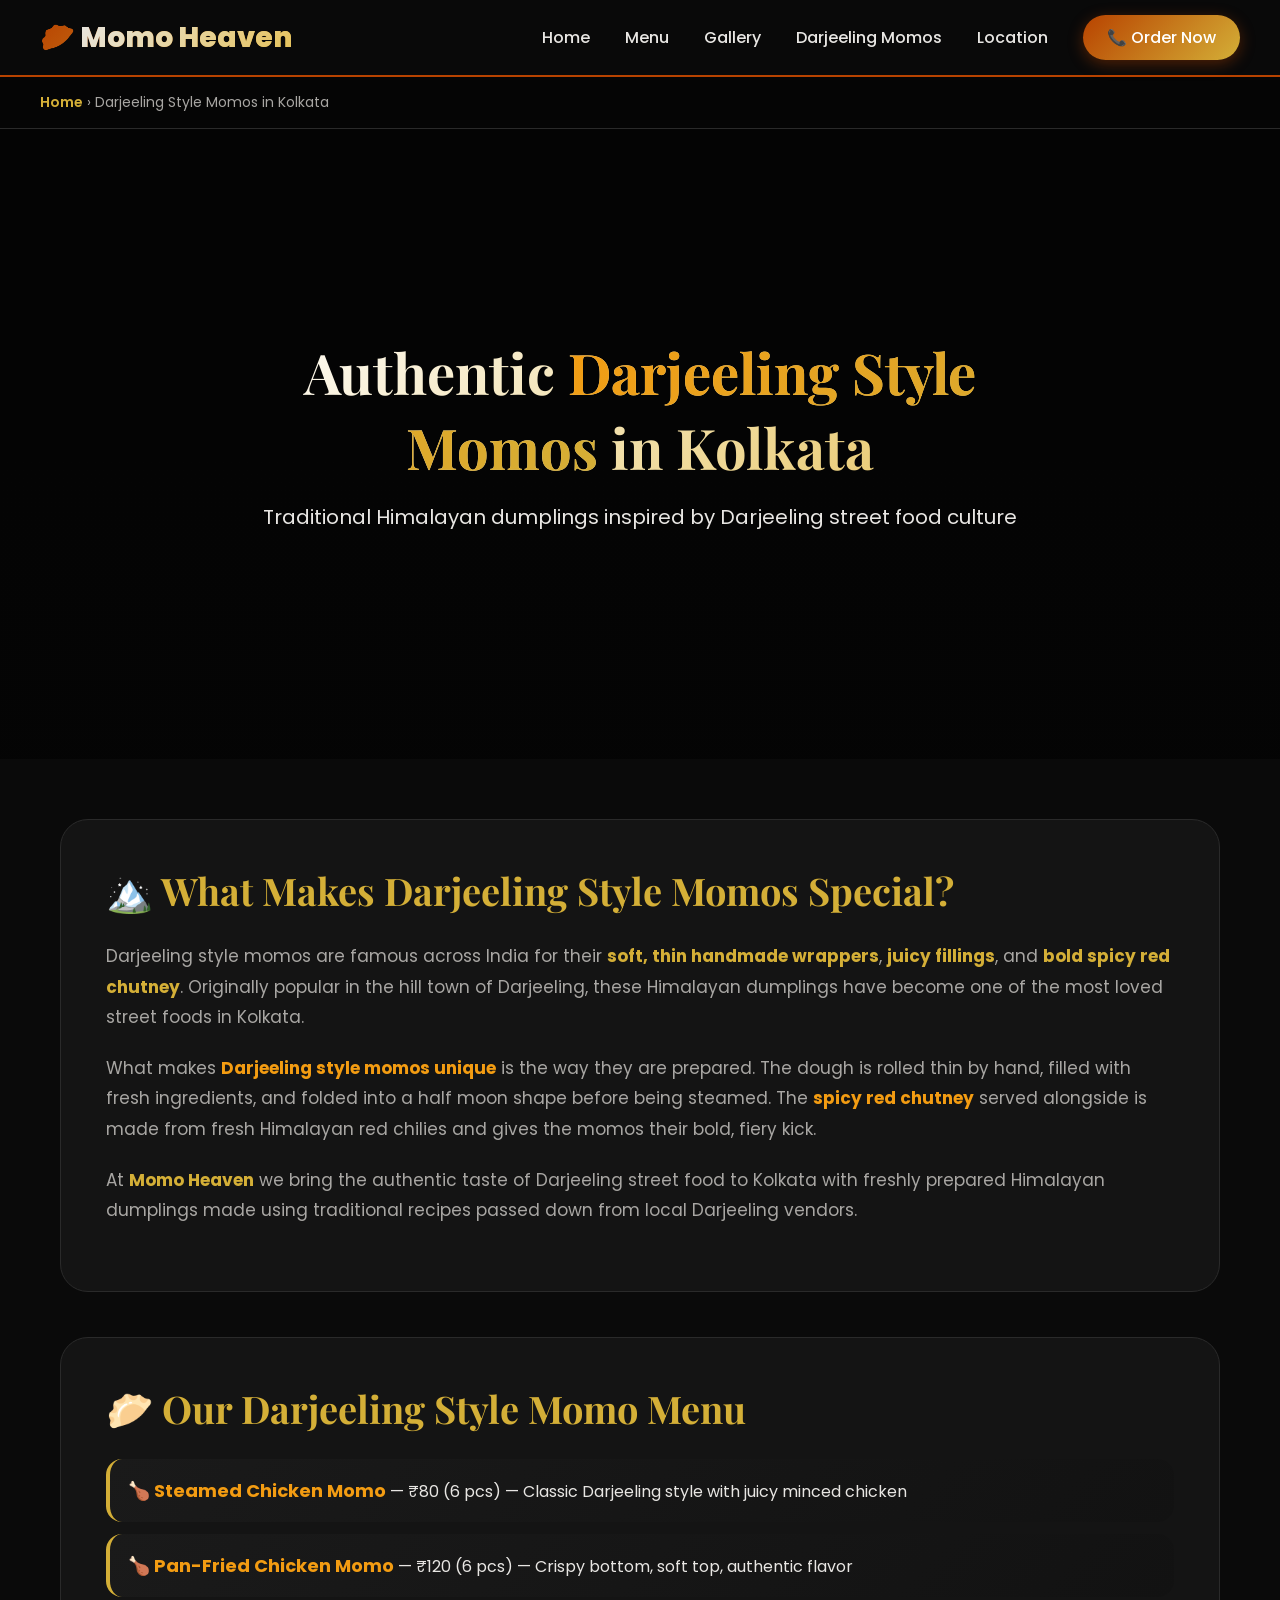
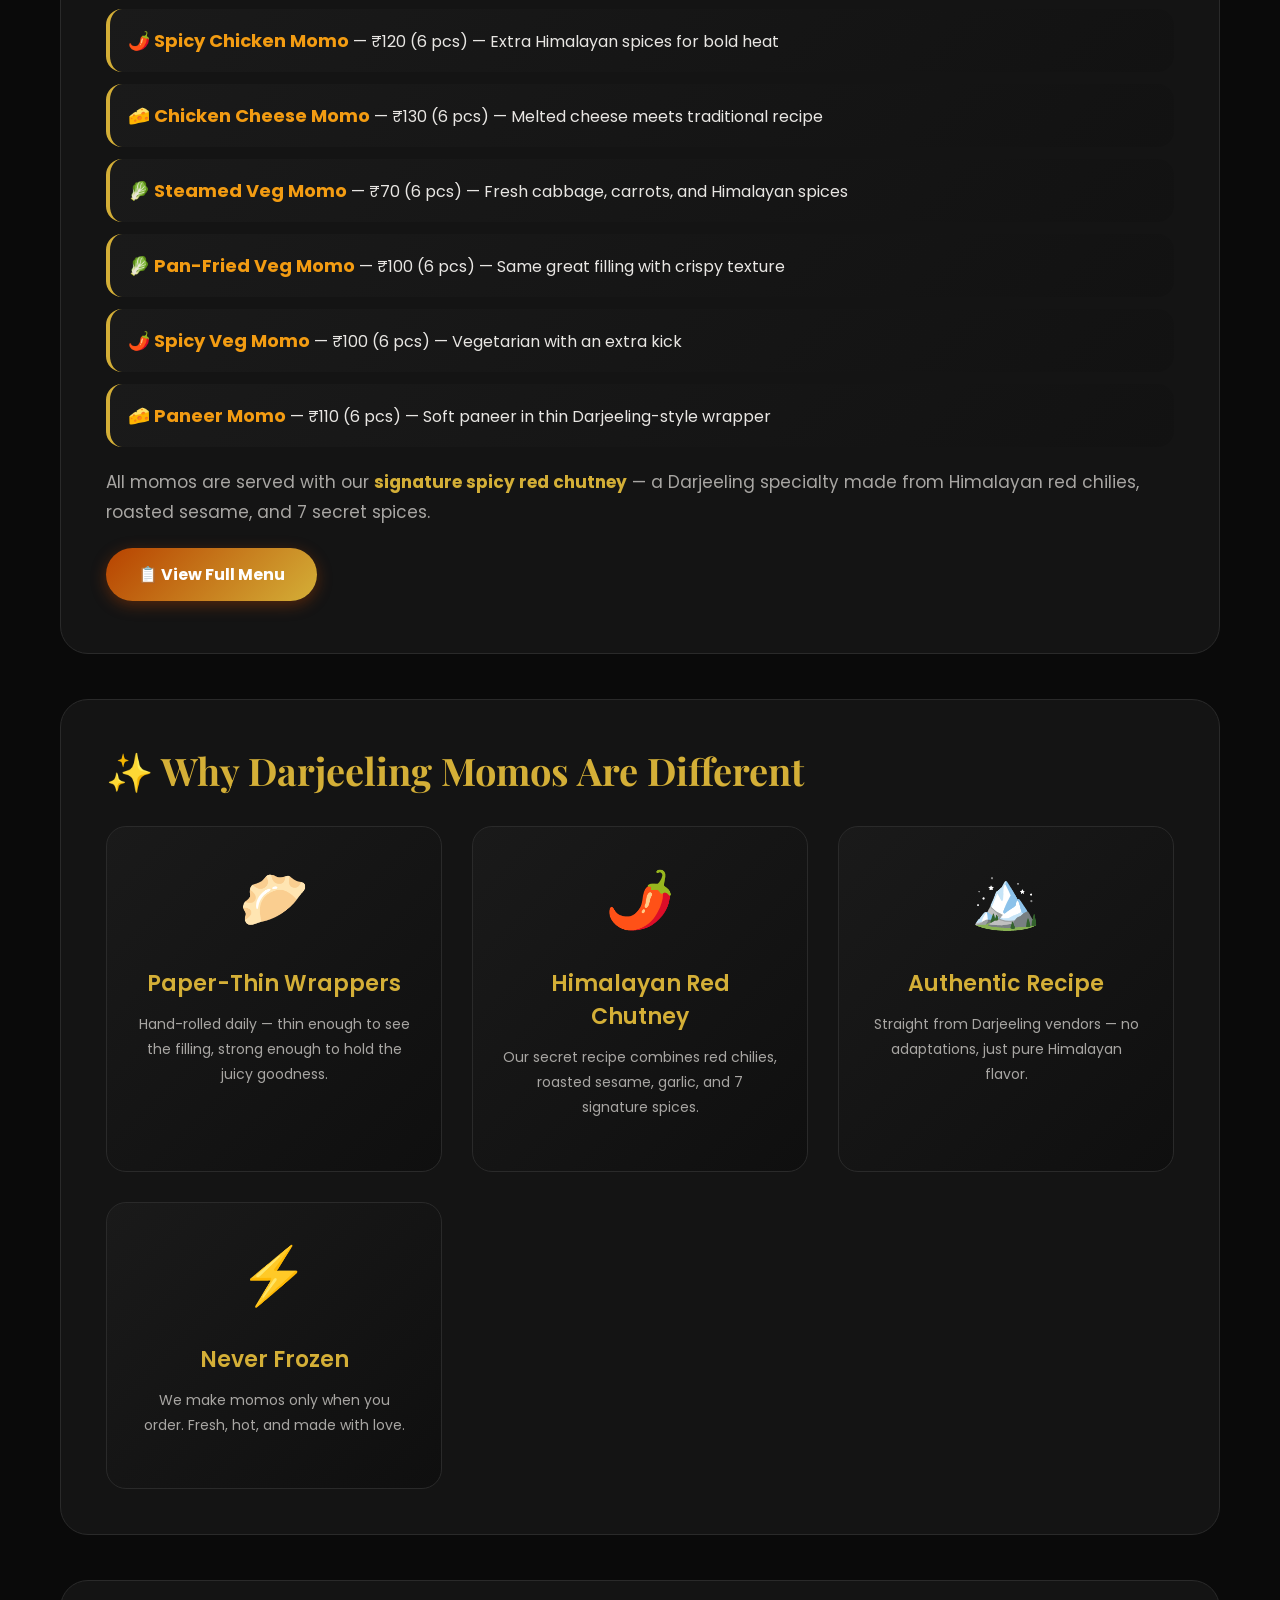
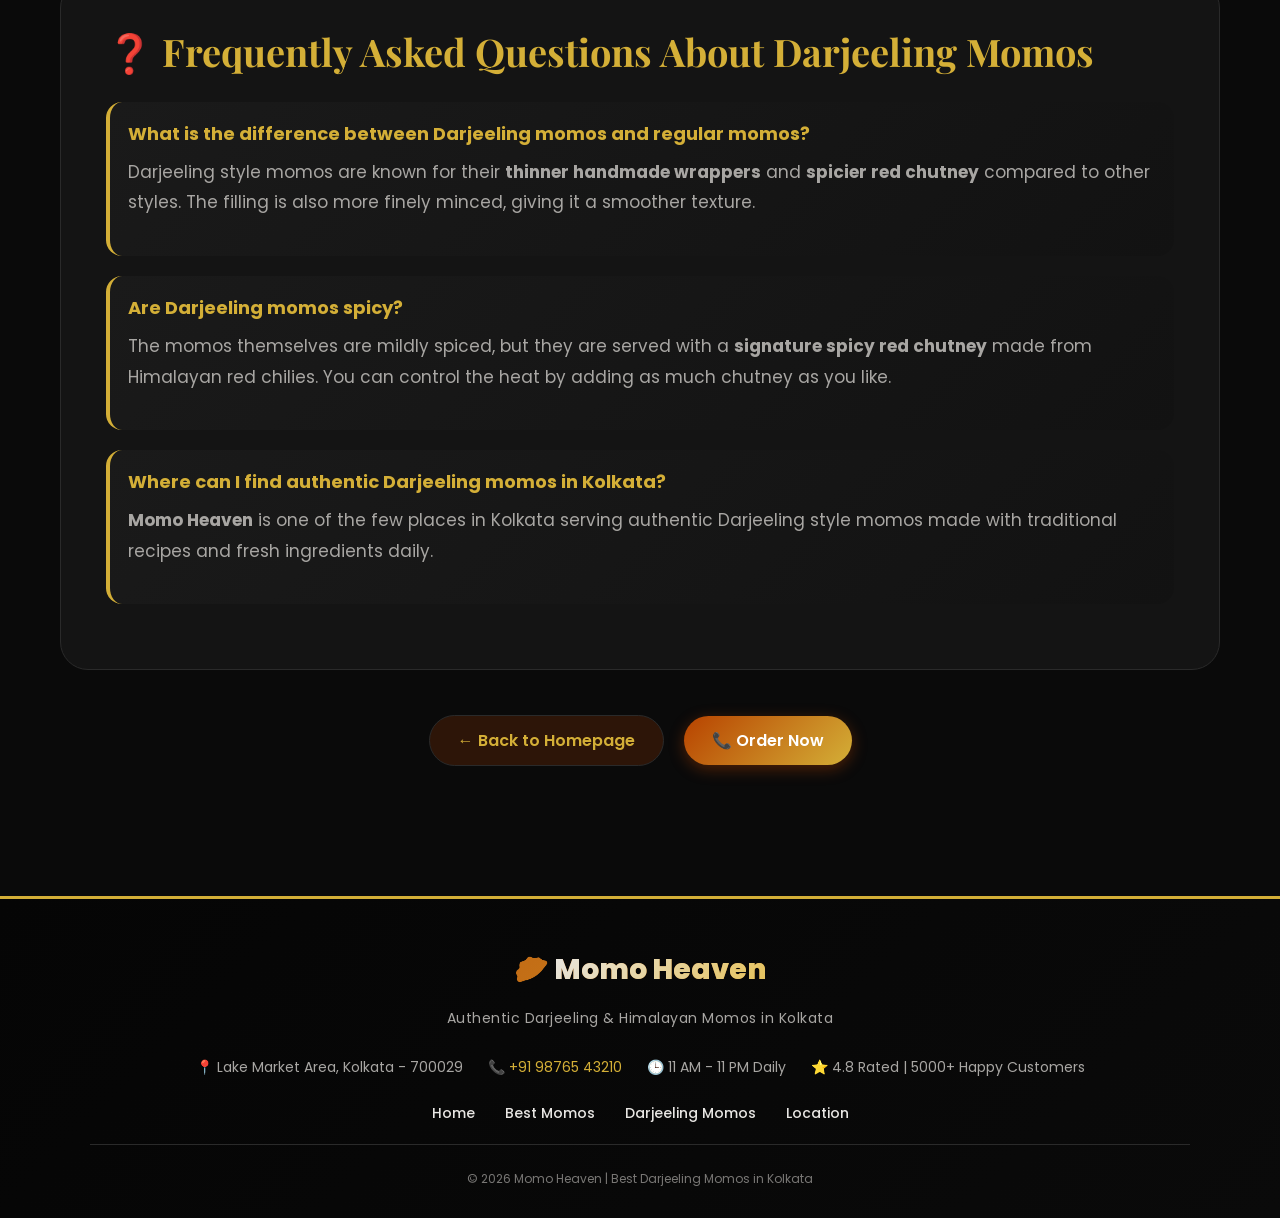
<file: darjeeling-momos-kolkata.html>
<!DOCTYPE html>
<html lang="en">

<head>
<meta charset="UTF-8">
<title>Authentic Darjeeling Style Momos in Kolkata | Himalayan Dumplings | Momo Heaven</title>
<meta name="description" content="Experience authentic Darjeeling style momos in Kolkata at Momo Heaven. Thin handmade wrappers, juicy fillings, and signature spicy red chutney. Taste the Himalayas!">
<meta name="keywords" content="darjeeling momos kolkata, darjeeling style momos, himalayan momos kolkata, authentic darjeeling momos, best darjeeling momo in kolkata">
<meta name="viewport" content="width=device-width, initial-scale=1.0">
<link rel="canonical" href="https://phe0nix3.github.io/Momo-Heaven/darjeeling-momos-kolkata.html">

<meta property="og:title" content="Authentic Darjeeling Style Momos in Kolkata | Momo Heaven">
<meta property="og:description" content="Authentic Darjeeling style Himalayan momos in Kolkata. Fresh dumplings with thin wrappers and spicy red chutney.">
<meta property="og:type" content="website">
<meta property="og:url" content="https://phe0nix3.github.io/Momo-Heaven/darjeeling-momos-kolkata.html">
<meta property="og:image" content="https://i.postimg.cc/tJ046b6L/momo.jpg">

<link href="https://fonts.googleapis.com/css2?family=Poppins:wght@300;400;500;600;700;800&display=swap" rel="stylesheet">
<link href="https://fonts.googleapis.com/css2?family=Playfair+Display:wght@400;600;700;800&display=swap" rel="stylesheet">

<style>
:root{
--orange-burnt:#b84300;
--orange-rich:#d35400;
--orange-glow:#f39c12;
--gold:#d4af37;
--gold-light:#e5c158;
--black-bg:#0a0a0a;
--black-card:#141414;
--black-dark:#050505;
--text-light:#e8e6e3;
--text-muted:#a8a6a3;
--border-dark:#2a2a2a;
}

*{
box-sizing:border-box;
margin:0;
}

body{
font-family:'Poppins',sans-serif;
background:var(--black-bg);
color:var(--text-light);
}

/* NAVBAR */
.navbar{
position:sticky;
top:0;
background:rgba(10,10,10,0.95);
backdrop-filter:blur(12px);
padding:15px 40px;
display:flex;
justify-content:space-between;
align-items:center;
z-index:100;
border-bottom:2px solid var(--orange-burnt);
}

.logo{
font-size:28px;
font-weight:800;
background:linear-gradient(135deg, var(--orange-burnt), var(--gold));
-webkit-background-clip:text;
background-clip:text;
color:transparent;
}

.logo span{
background:linear-gradient(135deg, var(--text-light), var(--gold-light));
-webkit-background-clip:text;
background-clip:text;
color:transparent;
}

.nav-links{
display:flex;
gap:35px;
align-items:center;
}

.nav-links a{
color:var(--text-light);
text-decoration:none;
font-weight:500;
font-size:16px;
transition:0.3s;
position:relative;
}

.nav-links a::after{
content:'';
position:absolute;
bottom:-5px;
left:0;
width:0;
height:2px;
background:linear-gradient(135deg, var(--orange-burnt), var(--gold));
transition:width 0.3s ease;
}

.nav-links a:hover::after{
width:100%;
}

.nav-links a:hover{
color:var(--gold-light);
}

.nav-cta{
background:linear-gradient(135deg, var(--orange-burnt), var(--gold));
padding:10px 24px;
border-radius:40px;
color:white !important;
font-weight:700;
transition:0.3s;
box-shadow:0 4px 15px rgba(184,67,0,0.4);
}

.nav-cta:hover{
transform:translateY(-2px);
box-shadow:0 8px 25px rgba(184,67,0,0.6);
}

.hamburger{
display:none;
font-size:28px;
cursor:pointer;
color:var(--gold);
}

/* BREADCRUMB */
.breadcrumb{
padding:15px 40px;
background:rgba(0,0,0,0.5);
font-size:14px;
color:var(--text-muted);
border-bottom:1px solid var(--border-dark);
}

.breadcrumb a{
color:var(--gold);
text-decoration:none;
font-weight:600;
}

/* HERO */
.hero{
position:relative;
min-height:70vh;
display:flex;
align-items:center;
justify-content:center;
text-align:center;
background:linear-gradient(rgba(0,0,0,0.65), rgba(0,0,0,0.55)), url('https://i.postimg.cc/T3BNnrns/momo-jpg.jpg') center/cover;
background-attachment:fixed;
}

.hero-content{
position:relative;
z-index:2;
max-width:900px;
padding:20px;
animation:fadeInUp 1s ease-out;
}

@keyframes fadeInUp{
from{opacity:0;transform:translateY(40px);}
to{opacity:1;transform:translateY(0);}
}

.hero h1{
font-family:'Playfair Display',serif;
font-size:56px;
margin-bottom:15px;
background:linear-gradient(135deg, #fff, var(--gold-light));
-webkit-background-clip:text;
background-clip:text;
color:transparent;
}

.hero h1 span{
background:linear-gradient(135deg, var(--orange-glow), var(--gold));
-webkit-background-clip:text;
background-clip:text;
color:transparent;
}

.hero p{
font-size:20px;
color:var(--text-light);
}

/* CONTAINER */
.container{
max-width:1200px;
margin:0 auto;
padding:60px 20px;
}

/* SECTIONS */
.section{
background:var(--black-card);
border-radius:28px;
padding:45px;
margin-bottom:45px;
border:1px solid var(--border-dark);
transition:transform 0.3s ease;
}

.section:hover{
transform:translateY(-5px);
box-shadow:0 20px 35px rgba(0,0,0,0.3);
}

h2{
font-family:'Playfair Display',serif;
font-size:38px;
margin-bottom:25px;
color:var(--gold);
font-weight:700;
}

h3{
font-size:24px;
margin:25px 0 15px;
color:var(--orange-glow);
font-weight:600;
}

p{
font-size:17px;
line-height:1.8;
color:var(--text-muted);
margin-bottom:20px;
}

/* FEATURES GRID */
.features-grid{
display:grid;
grid-template-columns:repeat(auto-fit,minmax(280px,1fr));
gap:30px;
margin-top:30px;
}

.feature-card{
background:linear-gradient(135deg, #1a1a1a, #0f0f0f);
border-radius:20px;
padding:30px;
text-align:center;
transition:all 0.3s ease;
border:1px solid var(--border-dark);
}

.feature-card:hover{
transform:translateY(-8px);
border-color:var(--gold);
box-shadow:0 15px 30px rgba(212,175,55,0.1);
}

.feature-icon{
font-size:56px;
margin-bottom:15px;
}

.feature-card h3{
font-size:22px;
color:var(--gold);
margin-bottom:12px;
}

.feature-card p{
font-size:14px;
color:var(--text-muted);
}

/* MENU LIST */
.momo-list{
list-style:none;
padding:0;
}

.momo-list li{
padding:18px;
margin:12px 0;
background:linear-gradient(135deg, #1a1a1a, #121212);
border-radius:16px;
border-left:4px solid var(--gold);
transition:all 0.2s;
}

.momo-list li:hover{
transform:translateX(8px);
border-left-color:var(--orange-burnt);
}

.momo-list li strong{
color:var(--orange-glow);
font-size:18px;
}

/* FAQ */
.faq-item{
margin-bottom:20px;
padding:18px;
background:linear-gradient(135deg, #1a1a1a, #121212);
border-radius:16px;
border-left:4px solid var(--gold);
}

.faq-question{
font-size:18px;
font-weight:700;
color:var(--gold);
margin-bottom:10px;
display:block;
}

/* BUTTONS */
.button-group{
    display: flex;
    justify-content: center;
    align-items: center;
    gap: 20px;
    margin-top: 30px;
    margin-bottom: 10px;
}

.btn{
display:inline-block;
background:linear-gradient(135deg, var(--orange-burnt), var(--gold));
padding:14px 32px;
border-radius:50px;
color:white;
text-decoration:none;
font-weight:700;
transition:0.3s;
box-shadow:0 4px 15px rgba(184,67,0,0.4);
position:relative;
overflow:hidden;
}

.btn::before{
content:'';
position:absolute;
top:0;
left:-100%;
width:100%;
height:100%;
background:linear-gradient(90deg, transparent, rgba(255,255,255,0.3), transparent);
transition:left 0.5s ease;
}

.btn:hover::before{
left:100%;
}

.btn:hover{
transform:translateY(-3px);
box-shadow:0 10px 25px rgba(184,67,0,0.5);
}

.btn-back{
display:inline-block;
background:rgba(184,67,0,0.2);
padding:12px 28px;
border-radius:40px;
color:var(--gold);
text-decoration:none;
font-weight:600;
transition:0.3s;
border:1px solid var(--border-dark);
}

.btn-back:hover{
background:linear-gradient(135deg, var(--orange-burnt), var(--gold));
color:white;
}

.btn-order{
    display: inline-block;
    background: linear-gradient(135deg, var(--orange-burnt), var(--gold));
    padding: 12px 28px;
    border-radius: 40px;
    color: white;
    text-decoration: none;
    font-weight: 600;
    transition: 0.3s;
    box-shadow: 0 4px 15px rgba(184,67,0,0.4);
    position: relative;
    overflow: hidden;
}

.btn-order::before{
    content: '';
    position: absolute;
    top: 0;
    left: -100%;
    width: 100%;
    height: 100%;
    background: linear-gradient(90deg, transparent, rgba(255,255,255,0.3), transparent);
    transition: left 0.5s ease;
}

.btn-order:hover::before{
    left: 100%;
}

.btn-order:hover{
    transform: translateY(-2px);
    box-shadow: 0 8px 20px rgba(184,67,0,0.5);
}

/* FOOTER - DARK & PREMIUM */
footer{
    background: linear-gradient(135deg, #050505, #0a0a0a);
    color: var(--text-muted);
    margin-top: 60px;
    border-top: 3px solid var(--gold);
    padding: 50px 20px 30px;
}

.footer-content{
    max-width: 1100px;
    margin: 0 auto;
    text-align: center;
}

.footer-logo{
    font-size: 28px;
    font-weight: 800;
    background: linear-gradient(135deg, var(--orange-burnt), var(--gold));
    -webkit-background-clip: text;
    background-clip: text;
    color: transparent;
    margin-bottom: 15px;
}

.footer-logo span{
    background: linear-gradient(135deg, var(--text-light), var(--gold-light));
    -webkit-background-clip: text;
    background-clip: text;
    color: transparent;
}

.footer-tagline{
    font-size: 14px;
    color: var(--text-muted);
    margin-bottom: 25px;
    letter-spacing: 0.5px;
}

.footer-info{
    display: flex;
    flex-wrap: wrap;
    justify-content: center;
    gap: 25px;
    margin-bottom: 25px;
}

.footer-item{
    font-size: 14px;
    color: var(--text-muted);
}

.footer-item a{
    color: var(--gold);
    text-decoration: none;
    transition: color 0.2s;
}

.footer-item a:hover{
    color: var(--orange-glow);
}

.footer-links{
    display: flex;
    flex-wrap: wrap;
    justify-content: center;
    gap: 30px;
    margin-bottom: 25px;
    padding-bottom: 20px;
    border-bottom: 1px solid var(--border-dark);
}

.footer-links a{
    color: var(--text-light);
    text-decoration: none;
    font-size: 14px;
    font-weight: 500;
    transition: color 0.2s;
}

.footer-links a:hover{
    color: var(--gold);
}

.footer-copyright{
    font-size: 12px;
    color: var(--text-muted);
    opacity: 0.7;
}

/* MOBILE */
@media (max-width:768px){
.navbar{
padding:15px 20px;
}
.hamburger{
display:block;
}
.nav-links{
display:none;
flex-direction:column;
position:absolute;
top:70px;
left:0;
width:100%;
background:rgba(10,10,10,0.98);
padding:25px;
text-align:center;
gap:20px;
border-bottom:1px solid var(--gold);
}
.nav-links.show{
display:flex;
}
.hero h1{
font-size:36px;
}
.section{
padding:25px;
margin:30px 20px;
}
h2{
font-size:30px;
}
.container{
padding:40px 15px;
}
.button-group{
    flex-direction: column;
    gap: 15px;
}
.btn-back, .btn-order{
    width: 80%;
    text-align: center;
}
.footer-info{
    flex-direction: column;
    gap: 12px;
}
.footer-links{
    gap: 20px;
}
}
</style>
</head>

<body>

<nav class="navbar">
<div class="logo">🥟 <span>Momo Heaven</span></div>
<div class="hamburger" onclick="toggleMenu()">☰</div>
<div class="nav-links" id="navLinks">
<a href="index.html">Home</a>
<a href="index.html#menu">Menu</a>
<a href="index.html#gallery">Gallery</a>
<a href="darjeeling-momos-kolkata.html">Darjeeling Momos</a>
<a href="index.html#location">Location</a>
<a href="tel:+919876543210" class="nav-cta">📞 Order Now</a>
</div>
</nav>

<script>
function toggleMenu() {
document.getElementById("navLinks").classList.toggle("show");
}
</script>

<div class="breadcrumb">
<a href="index.html">Home</a> › <span>Darjeeling Style Momos in Kolkata</span>
</div>

<section class="hero">
<div class="hero-content">
<h1>Authentic <span>Darjeeling Style Momos</span> in Kolkata</h1>
<p>Traditional Himalayan dumplings inspired by Darjeeling street food culture</p>
</div>
</section>

<div class="container">

<section class="section">
<h2>🏔️ What Makes Darjeeling Style Momos Special?</h2>
<p>Darjeeling style momos are famous across India for their <strong style="color:var(--gold);">soft, thin handmade wrappers</strong>, <strong style="color:var(--gold);">juicy fillings</strong>, and <strong style="color:var(--gold);">bold spicy red chutney</strong>. Originally popular in the hill town of Darjeeling, these Himalayan dumplings have become one of the most loved street foods in Kolkata.</p>
<p>What makes <strong style="color:var(--orange-glow);">Darjeeling style momos unique</strong> is the way they are prepared. The dough is rolled thin by hand, filled with fresh ingredients, and folded into a half moon shape before being steamed. The <strong style="color:var(--orange-glow);">spicy red chutney</strong> served alongside is made from fresh Himalayan red chilies and gives the momos their bold, fiery kick.</p>
<p>At <strong style="color:var(--gold);">Momo Heaven</strong> we bring the authentic taste of Darjeeling street food to Kolkata with freshly prepared Himalayan dumplings made using traditional recipes passed down from local Darjeeling vendors.</p>
</section>

<section class="section">
<h2>🥟 Our Darjeeling Style Momo Menu</h2>
<ul class="momo-list">
<li><strong>🍗 Steamed Chicken Momo</strong> — ₹80 (6 pcs) — Classic Darjeeling style with juicy minced chicken</li>
<li><strong>🍗 Pan-Fried Chicken Momo</strong> — ₹120 (6 pcs) — Crispy bottom, soft top, authentic flavor</li>
<li><strong>🌶️ Spicy Chicken Momo</strong> — ₹120 (6 pcs) — Extra Himalayan spices for bold heat</li>
<li><strong>🧀 Chicken Cheese Momo</strong> — ₹130 (6 pcs) — Melted cheese meets traditional recipe</li>
<li><strong>🥬 Steamed Veg Momo</strong> — ₹70 (6 pcs) — Fresh cabbage, carrots, and Himalayan spices</li>
<li><strong>🥬 Pan-Fried Veg Momo</strong> — ₹100 (6 pcs) — Same great filling with crispy texture</li>
<li><strong>🌶️ Spicy Veg Momo</strong> — ₹100 (6 pcs) — Vegetarian with an extra kick</li>
<li><strong>🧀 Paneer Momo</strong> — ₹110 (6 pcs) — Soft paneer in thin Darjeeling-style wrapper</li>
</ul>
<p style="margin-top:20px;">All momos are served with our <strong style="color:var(--gold);">signature spicy red chutney</strong> — a Darjeeling specialty made from Himalayan red chilies, roasted sesame, and 7 secret spices.</p>
<a href="index.html#menu" class="btn">📋 View Full Menu</a>
</section>

<section class="section">
<h2>✨ Why Darjeeling Momos Are Different</h2>
<div class="features-grid">
<div class="feature-card">
<div class="feature-icon">🥟</div>
<h3>Paper-Thin Wrappers</h3>
<p>Hand-rolled daily — thin enough to see the filling, strong enough to hold the juicy goodness.</p>
</div>
<div class="feature-card">
<div class="feature-icon">🌶️</div>
<h3>Himalayan Red Chutney</h3>
<p>Our secret recipe combines red chilies, roasted sesame, garlic, and 7 signature spices.</p>
</div>
<div class="feature-card">
<div class="feature-icon">🏔️</div>
<h3>Authentic Recipe</h3>
<p>Straight from Darjeeling vendors — no adaptations, just pure Himalayan flavor.</p>
</div>
<div class="feature-card">
<div class="feature-icon">⚡</div>
<h3>Never Frozen</h3>
<p>We make momos only when you order. Fresh, hot, and made with love.</p>
</div>
</div>
</section>

<section class="section">
<h2>❓ Frequently Asked Questions About Darjeeling Momos</h2>
<div class="faq-item">
<span class="faq-question">What is the difference between Darjeeling momos and regular momos?</span>
<p>Darjeeling style momos are known for their <strong>thinner handmade wrappers</strong> and <strong>spicier red chutney</strong> compared to other styles. The filling is also more finely minced, giving it a smoother texture.</p>
</div>
<div class="faq-item">
<span class="faq-question">Are Darjeeling momos spicy?</span>
<p>The momos themselves are mildly spiced, but they are served with a <strong>signature spicy red chutney</strong> made from Himalayan red chilies. You can control the heat by adding as much chutney as you like.</p>
</div>
<div class="faq-item">
<span class="faq-question">Where can I find authentic Darjeeling momos in Kolkata?</span>
<p><strong>Momo Heaven</strong> is one of the few places in Kolkata serving authentic Darjeeling style momos made with traditional recipes and fresh ingredients daily.</p>
</div>
</section>

<div class="button-group">
    <a href="index.html" class="btn-back">← Back to Homepage</a>
    <a href="tel:+919876543210" class="btn-order">📞 Order Now</a>
</div>

</div>

<footer>
    <div class="footer-content">
        <div class="footer-logo">🥟 <span>Momo Heaven</span></div>
        <p class="footer-tagline">Authentic Darjeeling & Himalayan Momos in Kolkata</p>
        <div class="footer-info">
            <div class="footer-item">📍 Lake Market Area, Kolkata - 700029</div>
            <div class="footer-item">📞 <a href="tel:+919876543210">+91 98765 43210</a></div>
            <div class="footer-item">🕒 11 AM - 11 PM Daily</div>
            <div class="footer-item">⭐ 4.8 Rated | 5000+ Happy Customers</div>
        </div>
        <div class="footer-links">
            <a href="index.html">Home</a>
            <a href="best-momos-kolkata.html">Best Momos</a>
            <a href="darjeeling-momos-kolkata.html">Darjeeling Momos</a>
            <a href="index.html#location">Location</a>
        </div>
        <div class="footer-copyright">
            © 2026 Momo Heaven | Best Darjeeling Momos in Kolkata
        </div>
    </div>
</footer>

</body>
</html>
</file>
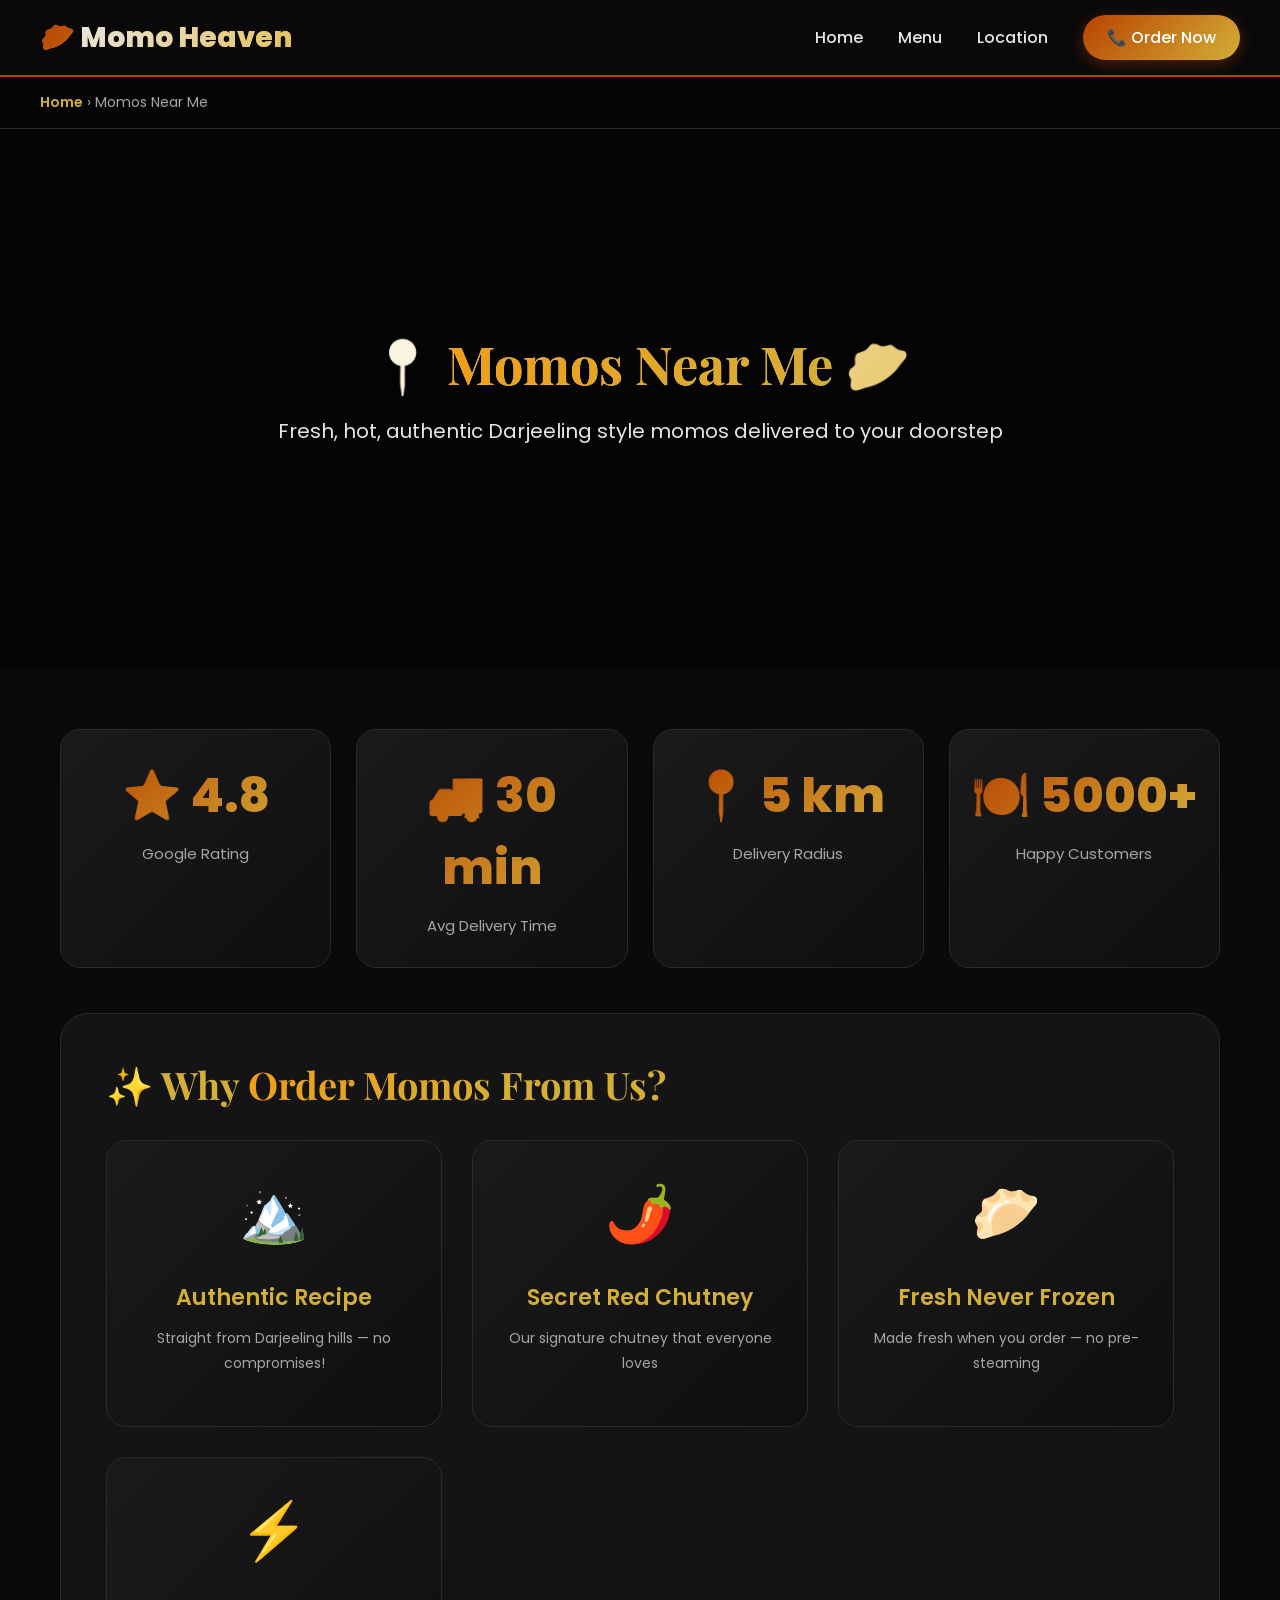
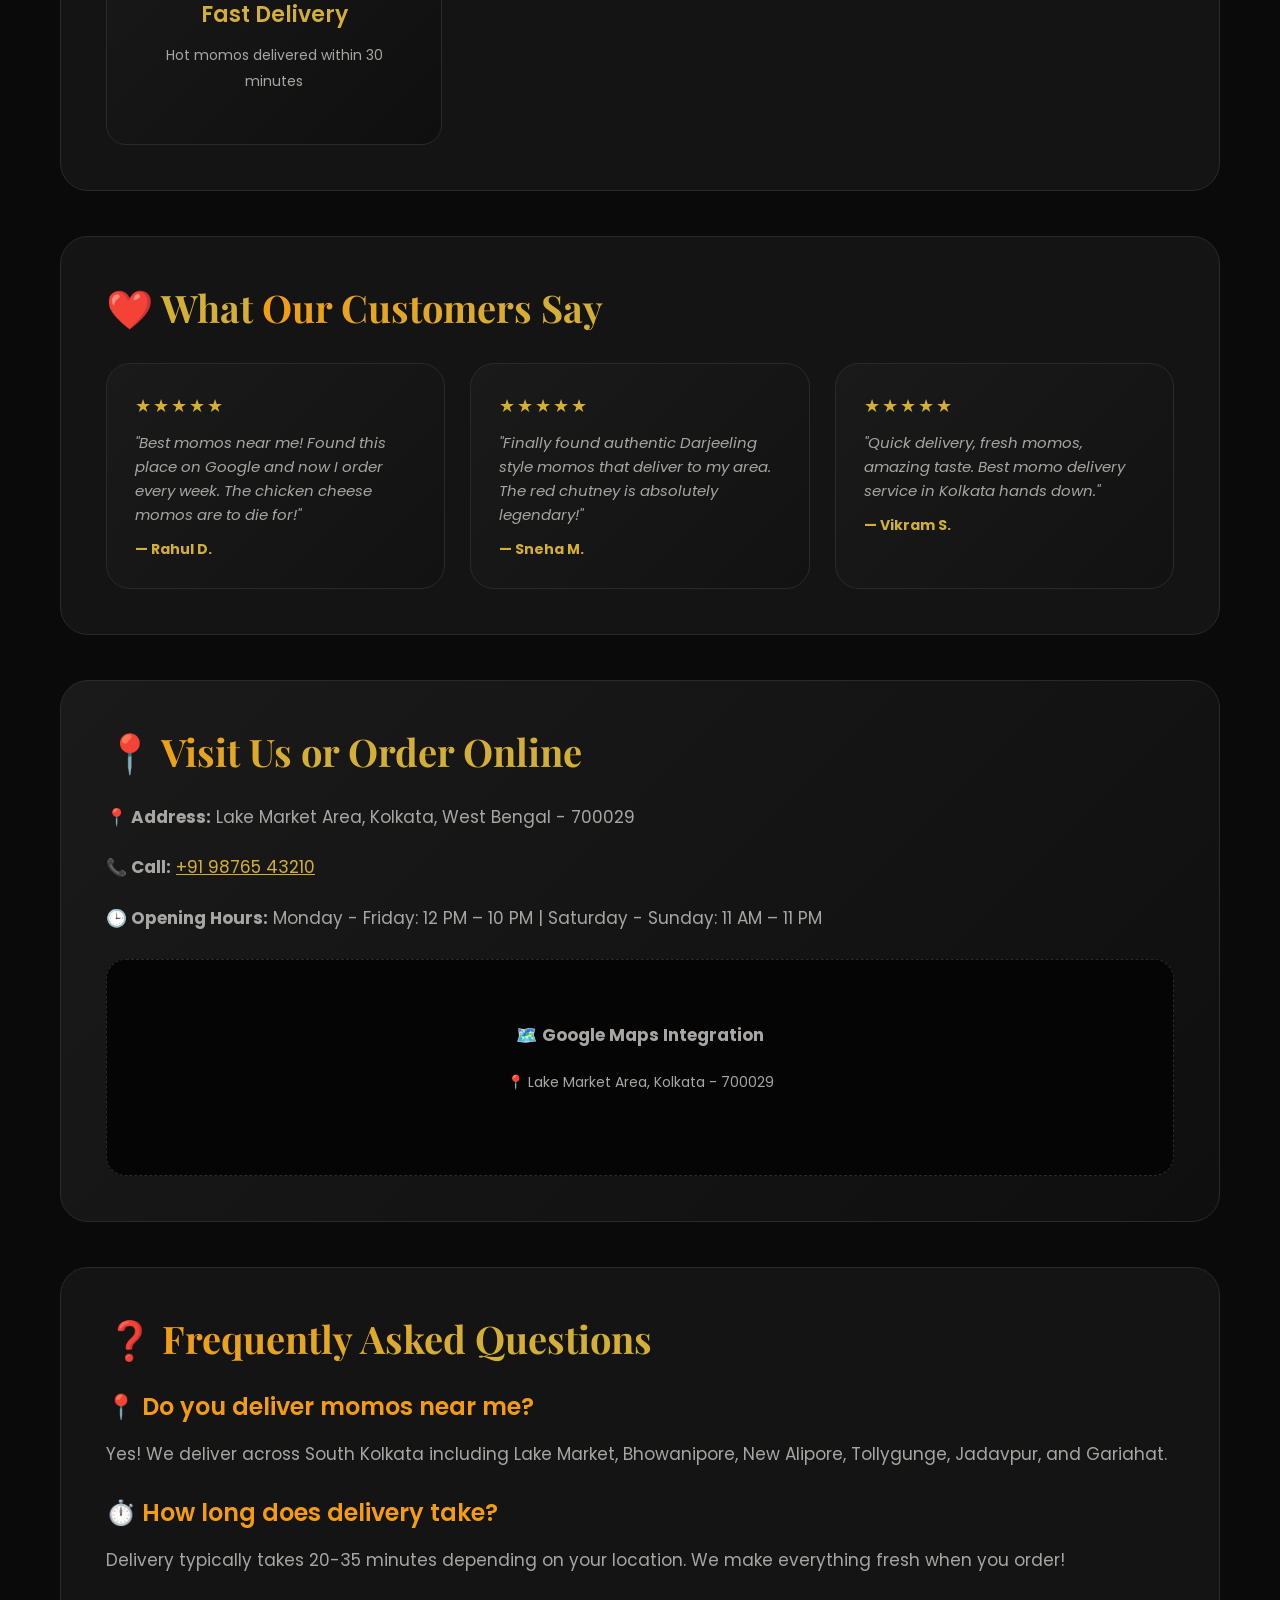
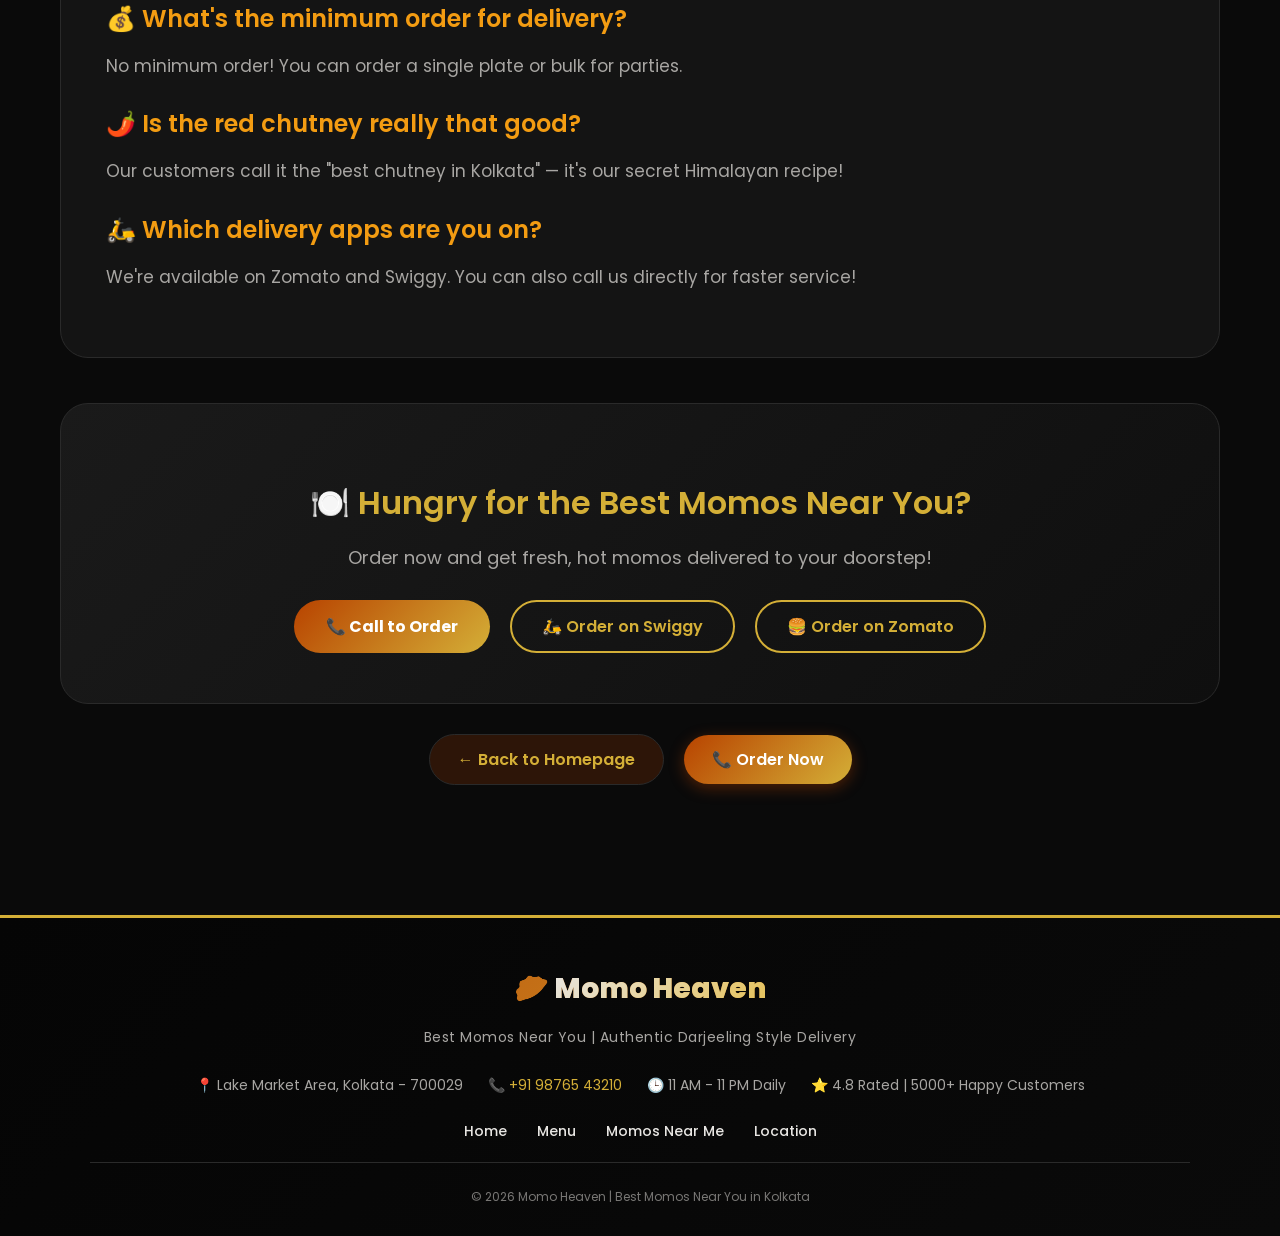
<file: momos-near-me-kolkata.html>
<!DOCTYPE html>
<html lang="en">

<head>
<meta charset="UTF-8">
<title>Momos Near Me | Find Best Momo Delivery in Kolkata | Momo Heaven</title>
<meta name="description" content="Looking for momos near me? Momo Heaven delivers the best Darjeeling style momos in Kolkata. Order online for fresh, hot momos delivered to your doorstep.">
<meta name="keywords" content="momos near me, momo delivery near me, best momos near me, momo restaurant near me, momos in kolkata near me">
<meta name="viewport" content="width=device-width, initial-scale=1.0">
<link rel="canonical" href="https://phe0nix3.github.io/Momo-Heaven/momos-near-me.html">

<meta property="og:title" content="Momos Near Me | Best Momo Delivery in Kolkata | Momo Heaven">
<meta property="og:description" content="Find the best momos near you! Fresh, authentic Darjeeling style momos delivered hot to your doorstep. Order now!">
<meta property="og:type" content="website">
<meta property="og:url" content="https://phe0nix3.github.io/Momo-Heaven/momos-near-me.html">
<meta property="og:image" content="https://i.postimg.cc/tJ046b6L/momo.jpg">

<link href="https://fonts.googleapis.com/css2?family=Poppins:wght@300;400;500;600;700;800&display=swap" rel="stylesheet">
<link href="https://fonts.googleapis.com/css2?family=Playfair+Display:wght@400;600;700;800&display=swap" rel="stylesheet">

<style>
*, *::before, *::after {
    margin: 0;
    padding: 0;
    box-sizing: border-box;
}

html {
    scroll-behavior: smooth;
}

:root {
    --orange-burnt: #b84300;
    --orange-rich: #d35400;
    --orange-glow: #f39c12;
    --gold: #d4af37;
    --gold-light: #e5c158;
    --black-bg: #0a0a0a;
    --black-card: #141414;
    --black-dark: #050505;
    --text-light: #e8e6e3;
    --text-muted: #a8a6a3;
    --border-dark: #2a2a2a;
}

body {
    font-family: 'Poppins', sans-serif;
    background: var(--black-bg);
    color: var(--text-light);
}

img {
    background-color: var(--border-dark);
    display: block;
}

/* NAVBAR */
.navbar {
    position: sticky;
    top: 0;
    background: rgba(10, 10, 10, 0.95);
    backdrop-filter: blur(12px);
    padding: 15px 40px;
    display: flex;
    justify-content: space-between;
    align-items: center;
    z-index: 100;
    border-bottom: 2px solid var(--orange-burnt);
}

.logo {
    font-size: 28px;
    font-weight: 800;
    background: linear-gradient(135deg, var(--orange-burnt), var(--gold));
    -webkit-background-clip: text;
    background-clip: text;
    color: transparent;
}

.logo span {
    background: linear-gradient(135deg, var(--text-light), var(--gold-light));
    -webkit-background-clip: text;
    background-clip: text;
    color: transparent;
}

.nav-links {
    display: flex;
    gap: 35px;
    align-items: center;
}

.nav-links a {
    color: var(--text-light);
    text-decoration: none;
    font-weight: 500;
    font-size: 16px;
    transition: 0.3s;
    position: relative;
}

.nav-links a::after {
    content: '';
    position: absolute;
    bottom: -5px;
    left: 0;
    width: 0;
    height: 2px;
    background: linear-gradient(135deg, var(--orange-burnt), var(--gold));
    transition: width 0.3s ease;
}

.nav-links a:hover::after {
    width: 100%;
}

.nav-links a:hover {
    color: var(--gold-light);
}

.nav-links a:focus-visible,
.btn:focus-visible,
.btn-order:focus-visible,
.cta-btn:focus-visible {
    outline: 2px solid var(--gold);
    outline-offset: 2px;
    border-radius: 4px;
}

.nav-cta {
    background: linear-gradient(135deg, var(--orange-burnt), var(--gold));
    padding: 10px 24px;
    border-radius: 40px;
    color: white !important;
    font-weight: 700;
    transition: 0.3s;
    box-shadow: 0 4px 15px rgba(184, 67, 0, 0.4);
}

.nav-cta:hover {
    transform: translateY(-2px);
    box-shadow: 0 8px 25px rgba(184, 67, 0, 0.6);
}

.hamburger {
    display: none;
    font-size: 28px;
    cursor: pointer;
    color: var(--gold);
}

/* BREADCRUMB */
.breadcrumb {
    padding: 15px 40px;
    background: rgba(0, 0, 0, 0.5);
    font-size: 14px;
    color: var(--text-muted);
    border-bottom: 1px solid var(--border-dark);
}

.breadcrumb a {
    color: var(--gold);
    text-decoration: none;
    font-weight: 600;
}

/* HERO */
.hero {
    position: relative;
    min-height: 60vh;
    display: flex;
    align-items: center;
    justify-content: center;
    text-align: center;
    background: linear-gradient(rgba(0, 0, 0, 0.65), rgba(0, 0, 0, 0.55)), url('https://i.postimg.cc/T3BNnrns/momo-jpg.jpg') center/cover;
}

.hero-content {
    position: relative;
    z-index: 2;
    max-width: 900px;
    padding: 20px;
    animation: fadeInUp 1s ease-out;
}

@keyframes fadeInUp {
    from {
        opacity: 0;
        transform: translateY(40px);
    }
    to {
        opacity: 1;
        transform: translateY(0);
    }
}

.hero h1 {
    font-family: 'Playfair Display', serif;
    font-size: 52px;
    margin-bottom: 15px;
    background: linear-gradient(135deg, #fff, var(--gold-light));
    -webkit-background-clip: text;
    background-clip: text;
    color: transparent;
}

.hero h1 span {
    background: linear-gradient(135deg, var(--orange-glow), var(--gold));
    -webkit-background-clip: text;
    background-clip: text;
    color: transparent;
}

.hero p {
    font-size: 20px;
    color: var(--text-light);
}

/* CONTAINER */
.container {
    max-width: 1200px;
    margin: 0 auto;
    padding: 60px 20px;
}

/* SECTIONS */
.section {
    background: var(--black-card);
    border-radius: 28px;
    padding: 45px;
    margin-bottom: 45px;
    border: 1px solid var(--border-dark);
    transition: transform 0.3s ease, box-shadow 0.3s ease;
}

.section:hover {
    transform: translateY(-5px);
    box-shadow: 0 20px 35px rgba(0, 0, 0, 0.3);
}

h2 {
    font-family: 'Playfair Display', serif;
    font-size: 38px;
    margin-bottom: 25px;
    color: var(--gold);
    font-weight: 700;
}

h2 span {
    background: linear-gradient(135deg, var(--orange-glow), var(--gold));
    -webkit-background-clip: text;
    background-clip: text;
    color: transparent;
}

h3 {
    font-size: 24px;
    margin: 25px 0 15px;
    color: var(--orange-glow);
    font-weight: 600;
}

p {
    font-size: 17px;
    line-height: 1.8;
    color: var(--text-muted);
    margin-bottom: 20px;
}

/* STATS GRID */
.stats-grid {
    display: grid;
    grid-template-columns: repeat(auto-fit, minmax(200px, 1fr));
    gap: 25px;
    margin-bottom: 45px;
}

.stat-card {
    background: linear-gradient(135deg, #1a1a1a, #0f0f0f);
    border-radius: 20px;
    padding: 30px 20px;
    text-align: center;
    border: 1px solid var(--border-dark);
    transition: all 0.3s ease;
}

.stat-card:hover {
    transform: translateY(-5px);
    border-color: var(--gold);
    box-shadow: 0 15px 30px rgba(212, 175, 55, 0.1);
}

.stat-number {
    font-size: 48px;
    font-weight: 800;
    background: linear-gradient(135deg, var(--orange-burnt), var(--gold));
    -webkit-background-clip: text;
    background-clip: text;
    color: transparent;
}

.stat-label {
    font-size: 15px;
    color: var(--text-muted);
    margin-top: 10px;
}

/* FEATURES GRID */
.features-grid {
    display: grid;
    grid-template-columns: repeat(auto-fit, minmax(280px, 1fr));
    gap: 30px;
    margin-top: 30px;
}

.feature-card {
    background: linear-gradient(135deg, #1a1a1a, #0f0f0f);
    border-radius: 20px;
    padding: 30px;
    text-align: center;
    transition: all 0.3s ease;
    border: 1px solid var(--border-dark);
}

.feature-card:hover {
    transform: translateY(-8px);
    border-color: var(--gold);
    box-shadow: 0 15px 30px rgba(212, 175, 55, 0.1);
}

.feature-icon {
    font-size: 56px;
    margin-bottom: 15px;
}

.feature-card h3 {
    font-size: 22px;
    color: var(--gold);
    margin-bottom: 12px;
}

.feature-card p {
    font-size: 14px;
    color: var(--text-muted);
}

/* REVIEW GRID */
.review-grid {
    display: grid;
    grid-template-columns: repeat(auto-fit, minmax(300px, 1fr));
    gap: 25px;
    margin-top: 30px;
}

.review-card {
    background: linear-gradient(135deg, #1a1a1a, #121212);
    padding: 28px;
    border-radius: 24px;
    transition: all 0.3s ease;
    border: 1px solid var(--border-dark);
}

.review-card:hover {
    transform: translateY(-5px);
    border-color: var(--gold);
    box-shadow: 0 15px 30px rgba(212, 175, 55, 0.1);
}

.stars {
    color: var(--gold);
    font-size: 18px;
    margin-bottom: 12px;
    letter-spacing: 2px;
}

.review-text {
    margin: 12px 0;
    font-style: italic;
    color: var(--text-muted);
    font-size: 15px;
    line-height: 1.6;
}

.reviewer {
    font-weight: 700;
    color: var(--gold);
    font-size: 14px;
    margin-top: 10px;
    display: block;
}

/* LOCATION MAP SECTION */
.map-section {
    background: linear-gradient(135deg, #1a1a1a, #0f0f0f);
    border-radius: 28px;
    padding: 45px;
    margin-bottom: 45px;
    border: 1px solid var(--border-dark);
}

.map-placeholder {
    background: var(--black-dark);
    border-radius: 20px;
    padding: 60px 20px;
    text-align: center;
    border: 1px dashed var(--border-dark);
    margin-top: 25px;
}

/* BUTTONS */
.button-group {
    display: flex;
    justify-content: center;
    align-items: center;
    gap: 20px;
    margin-top: 30px;
    margin-bottom: 10px;
}

.btn {
    display: inline-block;
    background: linear-gradient(135deg, var(--orange-burnt), var(--gold));
    padding: 14px 32px;
    border-radius: 50px;
    color: white;
    text-decoration: none;
    font-weight: 700;
    transition: 0.3s;
    box-shadow: 0 4px 15px rgba(184, 67, 0, 0.4);
    position: relative;
    overflow: hidden;
}

.btn::before {
    content: '';
    position: absolute;
    top: 0;
    left: -100%;
    width: 100%;
    height: 100%;
    background: linear-gradient(90deg, transparent, rgba(255, 255, 255, 0.3), transparent);
    transition: left 0.5s ease;
}

.btn:hover::before {
    left: 100%;
}

.btn:hover {
    transform: translateY(-3px);
    box-shadow: 0 10px 25px rgba(184, 67, 0, 0.5);
}

.btn-back {
    display: inline-block;
    background: rgba(184, 67, 0, 0.2);
    padding: 12px 28px;
    border-radius: 40px;
    color: var(--gold);
    text-decoration: none;
    font-weight: 600;
    transition: 0.3s;
    border: 1px solid var(--border-dark);
}

.btn-back:hover {
    background: linear-gradient(135deg, var(--orange-burnt), var(--gold));
    color: white;
}

.btn-order {
    display: inline-block;
    background: linear-gradient(135deg, var(--orange-burnt), var(--gold));
    padding: 12px 28px;
    border-radius: 40px;
    color: white;
    text-decoration: none;
    font-weight: 600;
    transition: 0.3s;
    box-shadow: 0 4px 15px rgba(184, 67, 0, 0.4);
    position: relative;
    overflow: hidden;
}

.btn-order::before {
    content: '';
    position: absolute;
    top: 0;
    left: -100%;
    width: 100%;
    height: 100%;
    background: linear-gradient(90deg, transparent, rgba(255, 255, 255, 0.3), transparent);
    transition: left 0.5s ease;
}

.btn-order:hover::before {
    left: 100%;
}

.btn-order:hover {
    transform: translateY(-2px);
    box-shadow: 0 8px 20px rgba(184, 67, 0, 0.5);
}

/* CTA SECTION */
.cta-section {
    background: linear-gradient(135deg, #1a1a1a, #0f0f0f);
    border-radius: 28px;
    padding: 50px 40px;
    text-align: center;
    margin-top: 45px;
    border: 1px solid var(--border-dark);
}

.cta-section h3 {
    font-size: 32px;
    color: var(--gold);
    margin-bottom: 15px;
}

.cta-section p {
    font-size: 18px;
    margin-bottom: 25px;
}

.cta-buttons {
    display: flex;
    gap: 20px;
    justify-content: center;
    flex-wrap: wrap;
}

.cta-btn {
    background: linear-gradient(135deg, var(--orange-burnt), var(--gold));
    padding: 14px 32px;
    border-radius: 50px;
    color: white;
    text-decoration: none;
    font-weight: 700;
    transition: 0.3s;
}

.cta-btn:hover {
    transform: translateY(-3px);
    box-shadow: 0 10px 25px rgba(184, 67, 0, 0.5);
}

.cta-btn-outline {
    background: transparent;
    border: 2px solid var(--gold);
    color: var(--gold);
    padding: 12px 30px;
    border-radius: 50px;
    text-decoration: none;
    font-weight: 600;
    transition: 0.3s;
}

.cta-btn-outline:hover {
    background: var(--gold);
    color: var(--black-bg);
    transform: translateY(-2px);
}

/* BACK TO TOP BUTTON */
.back-to-top {
    position: fixed;
    bottom: 30px;
    right: 30px;
    background: linear-gradient(135deg, var(--orange-burnt), var(--gold));
    color: white;
    width: 50px;
    height: 50px;
    border-radius: 50%;
    display: flex;
    align-items: center;
    justify-content: center;
    text-decoration: none;
    font-size: 24px;
    transition: 0.3s;
    opacity: 0;
    visibility: hidden;
    z-index: 99;
    box-shadow: 0 4px 15px rgba(184, 67, 0, 0.4);
}

.back-to-top.show {
    opacity: 1;
    visibility: visible;
}

.back-to-top:hover {
    transform: translateY(-3px);
    box-shadow: 0 8px 25px rgba(184, 67, 0, 0.6);
}

/* FOOTER */
footer {
    background: linear-gradient(135deg, #050505, #0a0a0a);
    color: var(--text-muted);
    margin-top: 60px;
    border-top: 3px solid var(--gold);
    padding: 50px 20px 30px;
}

.footer-content {
    max-width: 1100px;
    margin: 0 auto;
    text-align: center;
}

.footer-logo {
    font-size: 28px;
    font-weight: 800;
    background: linear-gradient(135deg, var(--orange-burnt), var(--gold));
    -webkit-background-clip: text;
    background-clip: text;
    color: transparent;
    margin-bottom: 15px;
}

.footer-logo span {
    background: linear-gradient(135deg, var(--text-light), var(--gold-light));
    -webkit-background-clip: text;
    background-clip: text;
    color: transparent;
}

.footer-tagline {
    font-size: 14px;
    color: var(--text-muted);
    margin-bottom: 25px;
    letter-spacing: 0.5px;
}

.footer-info {
    display: flex;
    flex-wrap: wrap;
    justify-content: center;
    gap: 25px;
    margin-bottom: 25px;
}

.footer-item {
    font-size: 14px;
    color: var(--text-muted);
}

.footer-item a {
    color: var(--gold);
    text-decoration: none;
    transition: color 0.2s;
}

.footer-item a:hover {
    color: var(--orange-glow);
}

.footer-links {
    display: flex;
    flex-wrap: wrap;
    justify-content: center;
    gap: 30px;
    margin-bottom: 25px;
    padding-bottom: 20px;
    border-bottom: 1px solid var(--border-dark);
}

.footer-links a {
    color: var(--text-light);
    text-decoration: none;
    font-size: 14px;
    font-weight: 500;
    transition: color 0.2s;
}

.footer-links a:hover {
    color: var(--gold);
}

.footer-copyright {
    font-size: 12px;
    color: var(--text-muted);
    opacity: 0.7;
}

/* MOBILE RESPONSIVE */
@media (max-width: 768px) {
    .navbar {
        padding: 15px 20px;
    }
    
    .hamburger {
        display: block;
    }
    
    .nav-links {
        display: none;
        flex-direction: column;
        position: absolute;
        top: 70px;
        left: 0;
        width: 100%;
        background: rgba(10, 10, 10, 0.98);
        padding: 25px;
        text-align: center;
        gap: 20px;
        border-bottom: 1px solid var(--gold);
    }
    
    .nav-links.show {
        display: flex;
    }
    
    .hero {
        background-attachment: scroll;
        min-height: 40vh;
    }
    
    .hero h1 {
        font-size: 36px;
    }
    
    .hero p {
        font-size: 16px;
    }
    
    .section {
        padding: 25px;
        margin: 30px 20px;
    }
    
    h2 {
        font-size: 30px;
    }
    
    .container {
        padding: 40px 15px;
    }
    
    .button-group {
        flex-direction: column;
        gap: 15px;
    }
    
    .btn-back, .btn-order {
        width: 80%;
        text-align: center;
    }
    
    .cta-section {
        padding: 35px 25px;
    }
    
    .cta-section h3 {
        font-size: 26px;
    }
    
    .footer-info {
        flex-direction: column;
        gap: 12px;
    }
    
    .footer-links {
        gap: 20px;
    }
    
    .map-section {
        padding: 25px;
    }
}

@media (max-width: 480px) {
    .stats-grid {
        grid-template-columns: 1fr;
    }
    
    .features-grid {
        grid-template-columns: 1fr;
    }
    
    .review-grid {
        grid-template-columns: 1fr;
    }
}
</style>
</head>

<body>

<nav class="navbar">
    <div class="logo">🥟 <span>Momo Heaven</span></div>
    <div class="hamburger" onclick="toggleMenu()">☰</div>
    <div class="nav-links" id="navLinks">
        <a href="best-momos-kolkata.html">Home</a>
        <a href="best-momos-kolkata.html#menu">Menu</a>
        <a href="#location">Location</a>
        <a href="tel:+919876543210" class="nav-cta">📞 Order Now</a>
    </div>
</nav>

<script>
function toggleMenu() {
    document.getElementById("navLinks").classList.toggle("show");
}

document.querySelectorAll('.nav-links a').forEach(link => {
    link.addEventListener('click', () => {
        document.getElementById("navLinks").classList.remove("show");
    });
});

window.addEventListener('scroll', function() {
    const backToTop = document.querySelector('.back-to-top');
    if (window.scrollY > 300) {
        backToTop.classList.add('show');
    } else {
        backToTop.classList.remove('show');
    }
});
</script>

<div class="breadcrumb">
    <a href="best-momos-kolkata.html">Home</a> › <span>Momos Near Me</span>
</div>

<section class="hero">
    <div class="hero-content">
        <h1>📍 <span>Momos Near Me</span> 🥟</h1>
        <p>Fresh, hot, authentic Darjeeling style momos delivered to your doorstep</p>
    </div>
</section>

<div class="container">

    <!-- Stats Section -->
    <div class="stats-grid">
        <div class="stat-card">
            <div class="stat-number">⭐ 4.8</div>
            <div class="stat-label">Google Rating</div>
        </div>
        <div class="stat-card">
            <div class="stat-number">🚚 30 min</div>
            <div class="stat-label">Avg Delivery Time</div>
        </div>
        <div class="stat-card">
            <div class="stat-number">📍 5 km</div>
            <div class="stat-label">Delivery Radius</div>
        </div>
        <div class="stat-card">
            <div class="stat-number">🍽️ 5000+</div>
            <div class="stat-label">Happy Customers</div>
        </div>
    </div>

    <!-- Why Choose Us Section -->
    <section class="section">
        <h2>✨ Why <span>Order Momos</span> From Us?</h2>
        <div class="features-grid">
            <div class="feature-card">
                <div class="feature-icon">🏔️</div>
                <h3>Authentic Recipe</h3>
                <p>Straight from Darjeeling hills — no compromises!</p>
            </div>
            <div class="feature-card">
                <div class="feature-icon">🌶️</div>
                <h3>Secret Red Chutney</h3>
                <p>Our signature chutney that everyone loves</p>
            </div>
            <div class="feature-card">
                <div class="feature-icon">🥟</div>
                <h3>Fresh Never Frozen</h3>
                <p>Made fresh when you order — no pre-steaming</p>
            </div>
            <div class="feature-card">
                <div class="feature-icon">⚡</div>
                <h3>Fast Delivery</h3>
                <p>Hot momos delivered within 30 minutes</p>
            </div>
        </div>
    </section>

    <!-- Customer Reviews -->
    <section class="section">
        <h2>❤️ What <span>Our Customers</span> Say</h2>
        <div class="review-grid">
            <div class="review-card">
                <div class="stars">★★★★★</div>
                <p class="review-text">"Best momos near me! Found this place on Google and now I order every week. The chicken cheese momos are to die for!"</p>
                <span class="reviewer">— Rahul D.</span>
            </div>
            <div class="review-card">
                <div class="stars">★★★★★</div>
                <p class="review-text">"Finally found authentic Darjeeling style momos that deliver to my area. The red chutney is absolutely legendary!"</p>
                <span class="reviewer">— Sneha M.</span>
            </div>
            <div class="review-card">
                <div class="stars">★★★★★</div>
                <p class="review-text">"Quick delivery, fresh momos, amazing taste. Best momo delivery service in Kolkata hands down."</p>
                <span class="reviewer">— Vikram S.</span>
            </div>
        </div>
    </section>

    <!-- Location Section -->
    <section class="map-section" id="location">
        <h2>📍 <span>Visit Us</span> or Order Online</h2>
        <p><strong>📍 Address:</strong> Lake Market Area, Kolkata, West Bengal - 700029</p>
        <p><strong>📞 Call:</strong> <a href="tel:+919876543210" style="color: var(--gold);">+91 98765 43210</a></p>
        <p><strong>🕒 Opening Hours:</strong> Monday - Friday: 12 PM – 10 PM | Saturday - Sunday: 11 AM – 11 PM</p>
        <div class="map-placeholder">
            <p>🗺️ <strong>Google Maps Integration</strong></p>
            <p style="font-size: 14px;">📍 Lake Market Area, Kolkata - 700029</p>
        </div>
    </section>

    <!-- FAQ Section -->
    <section class="section">
        <h2>❓ <span>Frequently Asked</span> Questions</h2>
        
        <h3>📍 Do you deliver momos near me?</h3>
        <p>Yes! We deliver across South Kolkata including Lake Market, Bhowanipore, New Alipore, Tollygunge, Jadavpur, and Gariahat.</p>
        
        <h3>⏱️ How long does delivery take?</h3>
        <p>Delivery typically takes 20-35 minutes depending on your location. We make everything fresh when you order!</p>
        
        <h3>💰 What's the minimum order for delivery?</h3>
        <p>No minimum order! You can order a single plate or bulk for parties.</p>
        
        <h3>🌶️ Is the red chutney really that good?</h3>
        <p>Our customers call it the "best chutney in Kolkata" — it's our secret Himalayan recipe!</p>
        
        <h3>🛵 Which delivery apps are you on?</h3>
        <p>We're available on Zomato and Swiggy. You can also call us directly for faster service!</p>
    </section>

    <!-- CTA Section -->
    <div class="cta-section">
        <h3>🍽️ Hungry for the Best Momos Near You?</h3>
        <p>Order now and get fresh, hot momos delivered to your doorstep!</p>
        <div class="cta-buttons">
            <a href="tel:+919876543210" class="cta-btn">📞 Call to Order</a>
            <a href="#" class="cta-btn-outline">🛵 Order on Swiggy</a>
            <a href="#" class="cta-btn-outline">🍔 Order on Zomato</a>
        </div>
    </div>

    <!-- Navigation Buttons -->
    <div class="button-group">
        <a href="best-momos-kolkata.html" class="btn-back">← Back to Homepage</a>
        <a href="tel:+919876543210" class="btn-order">📞 Order Now</a>
    </div>

</div>

<!-- Back to Top Button -->
<a href="#" class="back-to-top" id="backToTop">↑</a>

<script>
document.getElementById('backToTop').addEventListener('click', function(e) {
    e.preventDefault();
    window.scrollTo({ top: 0, behavior: 'smooth' });
});

document.querySelectorAll('a[href^="#"]').forEach(anchor => {
    anchor.addEventListener('click', function(e) {
        const target = document.querySelector(this.getAttribute('href'));
        if (target) {
            e.preventDefault();
            target.scrollIntoView({ behavior: 'smooth' });
        }
    });
});
</script>

<footer>
    <div class="footer-content">
        <div class="footer-logo">🥟 <span>Momo Heaven</span></div>
        <p class="footer-tagline">Best Momos Near You | Authentic Darjeeling Style Delivery</p>
        <div class="footer-info">
            <div class="footer-item">📍 Lake Market Area, Kolkata - 700029</div>
            <div class="footer-item">📞 <a href="tel:+919876543210">+91 98765 43210</a></div>
            <div class="footer-item">🕒 11 AM - 11 PM Daily</div>
            <div class="footer-item">⭐ 4.8 Rated | 5000+ Happy Customers</div>
        </div>
        <div class="footer-links">
            <a href="best-momos-kolkata.html">Home</a>
            <a href="best-momos-kolkata.html#menu">Menu</a>
            <a href="momos-near-me.html">Momos Near Me</a>
            <a href="#location">Location</a>
        </div>
        <div class="footer-copyright">
            © 2026 Momo Heaven | Best Momos Near You in Kolkata
        </div>
    </div>
</footer>

</body>
</html>
</file>
